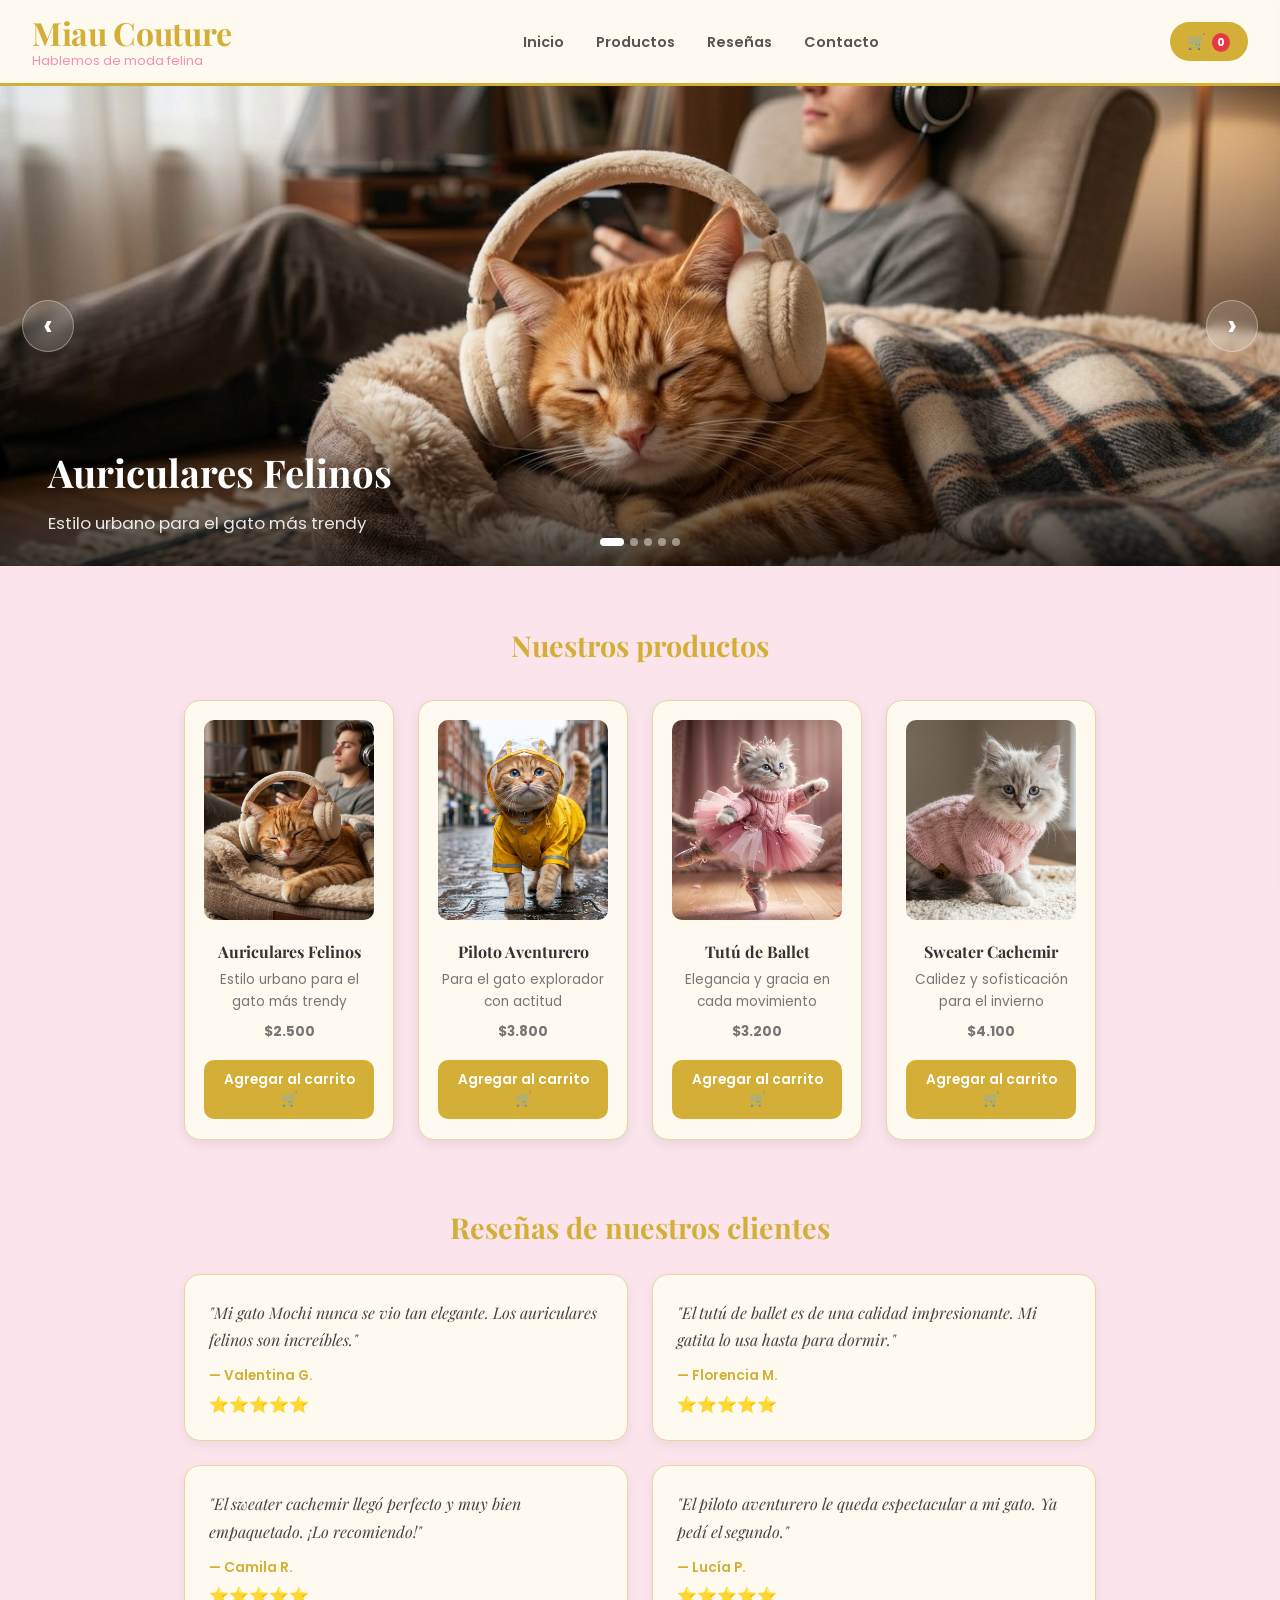
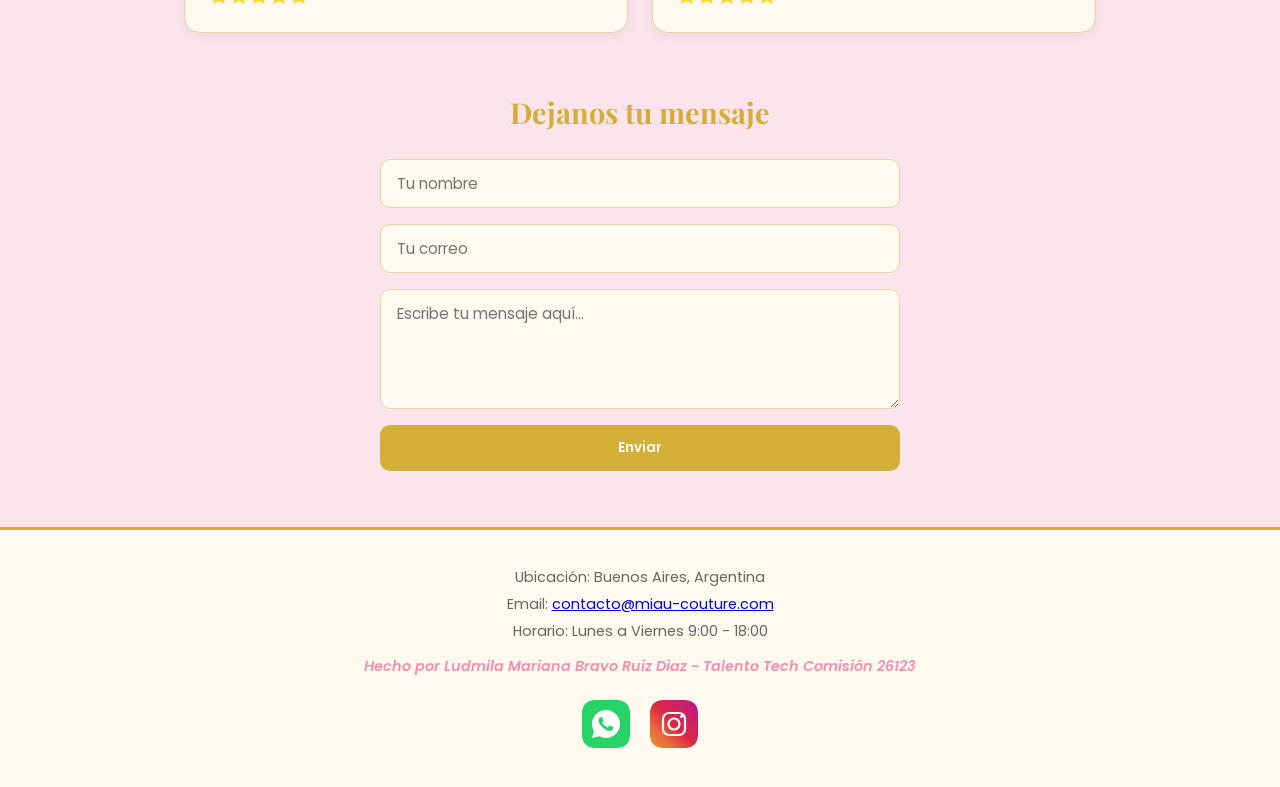
<file: index.html>
<!doctype html>
<html lang="es">
  <head>
    <meta charset="UTF-8" />
    <meta name="viewport" content="width=device-width, initial-scale=1.0" />

    <!-- SEO básico -->
    <meta name="description" content="Miau Couture: la tienda de moda felina más exclusiva de Buenos Aires. Ropa y accesorios de alta calidad para gatos." />
    <meta name="keywords" content="moda felina, ropa para gatos, accesorios para gatos, Miau Couture, tienda online gatos" />
    <meta name="author" content="Ludmila Mariana Bravo Ruiz Diaz" />
    <meta name="robots" content="index, follow" />

    <!-- Open Graph (redes sociales) -->
    <meta property="og:title" content="Miau Couture — Moda Felina" />
    <meta property="og:description" content="La tienda de moda felina más exclusiva de Buenos Aires." />
    <meta property="og:type" content="website" />
    <meta property="og:url" content="https://lulami.github.io/GATITOS/" />

    <title>Miau Couture — Moda Felina</title>
    <link href="https://fonts.googleapis.com/css2?family=Playfair+Display:wght@400;700&family=Poppins:wght@400;600&display=swap" rel="stylesheet" />
    <link rel="stylesheet" href="./css/styles.css" />
  </head>
  <body>

    <!-- Skip link para accesibilidad de teclado -->
    <a href="#productos" class="skip-link">Saltar al contenido principal</a>

    <!-- Header -->
    <header role="banner">
      <div class="div-logo">
        <a class="logo" href="./index.html" aria-label="Inicio — Miau Couture">Miau Couture</a>
        <span class="subtitulo">Hablemos de moda felina</span>
      </div>
      <nav class="header-nav" aria-label="Navegación principal">
        <ul>
          <li><a href="./index.html">Inicio</a></li>
          <li><a href="./index.html#productos">Productos</a></li>
          <li><a href="./index.html#resenas">Reseñas</a></li>
          <li><a href="./paginas/contacto.html">Contacto</a></li>
        </ul>
      </nav>
      <button id="btn-abrir-carrito" class="btn-carrito" aria-label="Abrir carrito de compras">
        🛒 <span id="carrito-contador" aria-live="polite" aria-label="Cantidad de productos en el carrito">0</span>
      </button>
    </header>

    <main id="contenido-principal">

      <!-- Carrusel -->
      <section class="carousel" aria-label="Galería de productos destacados" aria-roledescription="carrusel">
        <div class="carousel-track" aria-live="polite">

          <div class="carousel-slide" role="group" aria-label="Slide 1 de 5">
            <img src="./imagen/gato1-auriculares.png" alt="Gato usando auriculares felinos de peluche color crema" />
            <div class="carousel-caption">
              <h2>Auriculares Felinos</h2>
              <p>Estilo urbano para el gato más trendy</p>
            </div>
          </div>

          <div class="carousel-slide" role="group" aria-label="Slide 2 de 5">
            <img src="./imagen/gato2-piloto.png" alt="Gato con piloto de aviador aventurero" />
            <div class="carousel-caption">
              <h2>Piloto Aventurero</h2>
              <p>Para el gato explorador con actitud</p>
            </div>
          </div>

          <div class="carousel-slide" role="group" aria-label="Slide 3 de 5">
            <img src="./imagen/gato3-tutu.png" alt="Gato elegante con tutú de ballet rosa" />
            <div class="carousel-caption">
              <h2>Tutú de Ballet</h2>
              <p>Elegancia y gracia en cada movimiento</p>
            </div>
          </div>

          <div class="carousel-slide" role="group" aria-label="Slide 4 de 5">
            <img src="./imagen/gato4-sweater.png" alt="Gato abrigado con sweater de cachemir" />
            <div class="carousel-caption">
              <h2>Sweater Cachemir</h2>
              <p>Calidez y sofisticación para el invierno</p>
            </div>
          </div>

          <div class="carousel-slide carousel-slide--video" role="group" aria-label="Slide 5 de 5 — Video">
            <div class="video-slide-bg">
              <iframe
                id="carousel-yt"
                src="https://www.youtube.com/embed/VIDEO_ID?enablejsapi=1&rel=0&modestbranding=1"
                title="Video de inspiración Miau Couture"
                allow="accelerometer; autoplay; clipboard-write; encrypted-media; gyroscope; picture-in-picture"
                allowfullscreen
              ></iframe>
            </div>
          </div>

        </div>

        <button class="carousel-btn prev" aria-label="Slide anterior">&#8249;</button>
        <button class="carousel-btn next" aria-label="Slide siguiente">&#8250;</button>

        <div class="carousel-dots" role="tablist" aria-label="Indicadores del carrusel">
          <button class="dot active" role="tab" aria-selected="true" aria-label="Slide 1"></button>
          <button class="dot" role="tab" aria-selected="false" aria-label="Slide 2"></button>
          <button class="dot" role="tab" aria-selected="false" aria-label="Slide 3"></button>
          <button class="dot" role="tab" aria-selected="false" aria-label="Slide 4"></button>
          <button class="dot" role="tab" aria-selected="false" aria-label="Video"></button>
        </div>
      </section>

      <!-- Productos -->
      <section class="productos" id="productos" aria-labelledby="titulo-productos">
        <h2 id="titulo-productos">Nuestros productos</h2>
        <div class="contenedor-tarjetas" role="list">
          <p class="cargando">Cargando productos...</p>
        </div>
      </section>

      <!-- Reseñas -->
      <section class="resenas" id="resenas" aria-labelledby="titulo-resenas">
        <h2 id="titulo-resenas">Reseñas de nuestros clientes</h2>
        <div class="contenedor-resenas">
          <article class="resena-card">
            <p class="resena-texto">"Mi gato Mochi nunca se vio tan elegante. Los auriculares felinos son increíbles."</p>
            <p class="resena-autor">— Valentina G.</p>
            <p class="resena-estrellas" aria-label="5 estrellas">⭐⭐⭐⭐⭐</p>
          </article>
          <article class="resena-card">
            <p class="resena-texto">"El tutú de ballet es de una calidad impresionante. Mi gatita lo usa hasta para dormir."</p>
            <p class="resena-autor">— Florencia M.</p>
            <p class="resena-estrellas" aria-label="5 estrellas">⭐⭐⭐⭐⭐</p>
          </article>
          <article class="resena-card">
            <p class="resena-texto">"El sweater cachemir llegó perfecto y muy bien empaquetado. ¡Lo recomiendo!"</p>
            <p class="resena-autor">— Camila R.</p>
            <p class="resena-estrellas" aria-label="5 estrellas">⭐⭐⭐⭐⭐</p>
          </article>
          <article class="resena-card">
            <p class="resena-texto">"El piloto aventurero le queda espectacular a mi gato. Ya pedí el segundo."</p>
            <p class="resena-autor">— Lucía P.</p>
            <p class="resena-estrellas" aria-label="5 estrellas">⭐⭐⭐⭐⭐</p>
          </article>
        </div>
      </section>

      <!-- Contacto -->
      <section class="contacto" id="contacto" aria-labelledby="titulo-contacto">
        <h2 id="titulo-contacto">Dejanos tu mensaje</h2>
        <form action="https://formspree.io/f/xpwzgkvd" method="POST" novalidate>
          <input type="text" name="nombre" placeholder="Tu nombre" aria-label="Tu nombre" required />
          <input type="email" name="email" placeholder="Tu correo" aria-label="Tu correo electrónico" required />
          <textarea name="mensaje" placeholder="Escribe tu mensaje aquí..." aria-label="Tu mensaje" required></textarea>
          <button type="submit">Enviar</button>
        </form>
      </section>

    </main>

    <!-- Panel carrito -->
    <aside id="panel-carrito" class="panel-carrito" aria-label="Carrito de compras" aria-hidden="true">
      <div class="panel-carrito-header">
        <h2>Tu carrito</h2>
        <button id="btn-cerrar-carrito" aria-label="Cerrar carrito">✕</button>
      </div>
      <div id="lista-carrito" class="lista-carrito" role="list"></div>
      <div class="panel-carrito-footer">
        <p>Total: <span id="carrito-total">$0</span></p>
        <button id="btn-vaciar-carrito" class="btn-secundario">Vaciar carrito</button>
        <button id="btn-finalizar-compra">Finalizar compra</button>
      </div>
    </aside>

    <!-- Footer -->
    <footer role="contentinfo">
      <p>Ubicación: Buenos Aires, Argentina</p>
      <p>Email: <a href="mailto:contacto@miau-couture.com">contacto@miau-couture.com</a></p>
      <p>Horario: Lunes a Viernes 9:00 - 18:00</p>
      <p class="firma">Hecho por Ludmila Mariana Bravo Ruiz Diaz - Talento Tech Comisión 26123</p>
      <nav class="footer-social" aria-label="Redes sociales">
        <a href="https://wa.me/5491112345678" target="_blank" rel="noopener noreferrer" aria-label="Contactar por WhatsApp" class="social-icon-link">
          <svg class="social-icon" viewBox="0 0 48 48" xmlns="http://www.w3.org/2000/svg" role="img" aria-hidden="true">
            <rect width="48" height="48" rx="12" fill="#25D366"/>
            <path fill="#fff" d="M24 10C16.27 10 10 16.27 10 24c0 2.52.7 4.88 1.9 6.9L10 38l7.35-1.87A13.93 13.93 0 0024 38c7.73 0 14-6.27 14-14S31.73 10 24 10zm7.1 19.1c-.3.84-1.76 1.6-2.44 1.7-.63.1-1.42.14-2.3-.14-.53-.17-1.21-.4-2.08-.78-3.66-1.58-6.05-5.27-6.23-5.52-.18-.25-1.47-1.96-1.47-3.74s.93-2.65 1.27-3.02c.33-.37.72-.46.96-.46.24 0 .48.002.69.01.22.01.52-.08.81.62.3.72 1.02 2.5 1.11 2.68.09.18.15.4.03.64-.12.24-.18.39-.36.6-.18.21-.38.47-.54.63-.18.18-.37.38-.16.74.21.36.93 1.54 2 2.5 1.38 1.22 2.54 1.6 2.9 1.78.36.18.57.15.78-.09.21-.24.9-1.05 1.14-1.41.24-.36.48-.3.81-.18.33.12 2.1 1 2.46 1.18.36.18.6.27.69.42.09.15.09.87-.21 1.71z"/>
          </svg>
        </a>
        <a href="https://instagram.com/miau.couture" target="_blank" rel="noopener noreferrer" aria-label="Seguinos en Instagram" class="social-icon-link">
          <svg class="social-icon" viewBox="0 0 48 48" xmlns="http://www.w3.org/2000/svg" role="img" aria-hidden="true">
            <defs>
              <linearGradient id="ig-grad" x1="0%" y1="100%" x2="100%" y2="0%">
                <stop offset="0%" style="stop-color:#f09433"/>
                <stop offset="25%" style="stop-color:#e6683c"/>
                <stop offset="50%" style="stop-color:#dc2743"/>
                <stop offset="75%" style="stop-color:#cc2366"/>
                <stop offset="100%" style="stop-color:#bc1888"/>
              </linearGradient>
            </defs>
            <rect width="48" height="48" rx="12" fill="url(#ig-grad)"/>
            <rect x="13" y="13" width="22" height="22" rx="6" fill="none" stroke="#fff" stroke-width="2.2"/>
            <circle cx="24" cy="24" r="5.5" fill="none" stroke="#fff" stroke-width="2.2"/>
            <circle cx="31.5" cy="16.5" r="1.5" fill="#fff"/>
          </svg>
        </a>
      </nav>
    </footer>

    <script src="./js/script.js"></script>
  </body>
</html>
</file>
<file: css/styles.css>
/* /css/styles.css — Miau Couture */

*, *::before, *::after { box-sizing: border-box; }

html { scroll-behavior: smooth; }

body {
  font-family: "Playfair Display", serif;
  background-color: #fce4ec;
  color: #333;
  margin: 0;
  padding: 0;
  line-height: 1.6;
  overflow-x: hidden;
}

/* ===== Skip link accesibilidad ===== */
.skip-link {
  position: absolute;
  top: -100px;
  left: 1rem;
  background: #d4af37;
  color: #fff;
  padding: 0.5rem 1rem;
  border-radius: 0 0 8px 8px;
  font-family: "Poppins", sans-serif;
  font-weight: 600;
  font-size: 0.9rem;
  text-decoration: none;
  z-index: 9999;
  transition: top 0.2s;
}
.skip-link:focus { top: 0; }

/* Focus visible para navegación con teclado */
a:focus-visible,
button:focus-visible,
input:focus-visible,
textarea:focus-visible,
select:focus-visible {
  outline: 3px solid #d4af37;
  outline-offset: 2px;
  border-radius: 4px;
}

/* ===== Header ===== */
header {
  background-color: #fffaf0;
  border-bottom: 3px solid #d4af37;
  padding: 0.9rem 2rem;
  display: flex;
  align-items: center;
  justify-content: space-between;
  gap: 1rem;
  position: sticky;
  top: 0;
  z-index: 100;
}

.div-logo {
  display: flex;
  flex-direction: column;
  line-height: 1.2;
}

.logo {
  font-family: "Playfair Display", serif;
  font-size: 2rem;
  font-weight: 700;
  color: #d4af37;
  text-decoration: none;
  letter-spacing: -0.01em;
}

.logo:hover { color: #b8860b; }

.subtitulo {
  font-family: "Poppins", sans-serif;
  font-size: 0.8rem;
  color: #f48fb1;
  font-weight: 400;
}

.header-nav ul {
  list-style: none;
  display: flex;
  align-items: center;
  gap: 2rem;
  margin: 0;
  padding: 0;
}

.header-nav ul li a {
  text-decoration: none;
  color: #555;
  font-family: "Poppins", sans-serif;
  font-size: 0.9rem;
  font-weight: 600;
  transition: color 0.2s;
}

.header-nav ul li a:hover { color: #d4af37; }

.btn-carrito {
  background: #d4af37;
  color: #fff;
  border: none;
  border-radius: 24px;
  padding: 0.5rem 1.1rem;
  font-family: "Poppins", sans-serif;
  font-size: 0.95rem;
  font-weight: 600;
  cursor: pointer;
  transition: background 0.2s;
}

.btn-carrito:hover { background: #b8860b; }

#carrito-contador {
  display: inline-block;
  background: #e63946;
  color: #fff;
  border-radius: 50%;
  font-size: 0.7rem;
  padding: 1px 5px;
  margin-left: 2px;
  font-weight: 700;
  vertical-align: middle;
}

/* ===== Carrusel ===== */
.carousel {
  position: relative;
  width: 100vw;
  left: 50%;
  transform: translateX(-50%);
  overflow: hidden;
  background: #111;
}

.carousel-track {
  display: flex;
  width: 100%;
  transition: transform 0.5s cubic-bezier(0.4, 0, 0.2, 1);
}

.carousel-slide {
  min-width: 100%;
  width: 100%;
  position: relative;
  flex-shrink: 0;
  overflow: hidden;
}

.carousel-slide img {
  width: 100%;
  height: 480px;
  object-fit: cover;
  object-position: center;
  display: block;
}

.carousel-caption {
  position: absolute;
  bottom: 0;
  left: 0;
  right: 0;
  padding: 3rem 3rem 1.8rem;
  background: linear-gradient(to top, rgba(0,0,0,0.72) 0%, rgba(0,0,0,0.2) 70%, transparent 100%);
}

.carousel-caption h2 {
  font-family: "Playfair Display", serif;
  font-size: 2.4rem;
  font-weight: 700;
  color: #fff;
  margin: 0 0 0.4rem;
  text-shadow: 0 2px 8px rgba(0,0,0,0.4);
}

.carousel-caption p {
  font-family: "Poppins", sans-serif;
  font-size: 1.05rem;
  margin: 0;
  color: rgba(255,255,255,0.88);
}

.carousel-slide--video .video-slide-bg {
  width: 100%;
  height: 480px;
  background: #0a0a0a;
  display: flex;
  align-items: center;
  justify-content: center;
}

.carousel-slide--video iframe {
  width: 100%;
  height: 100%;
  border: none;
}

.carousel-btn {
  position: absolute;
  top: 50%;
  transform: translateY(-50%);
  background: rgba(255,255,255,0.15);
  backdrop-filter: blur(6px);
  -webkit-backdrop-filter: blur(6px);
  color: #fff;
  border: 1.5px solid rgba(255,255,255,0.35);
  border-radius: 50%;
  width: 52px;
  height: 52px;
  font-size: 2rem;
  cursor: pointer;
  display: flex;
  align-items: center;
  justify-content: center;
  z-index: 10;
  transition: background 0.2s, transform 0.2s;
  padding: 0 0 2px;
}

.carousel-btn:hover {
  background: rgba(255,255,255,0.3);
  transform: translateY(-50%) scale(1.1);
}

.carousel-btn.prev { left: 1.4rem; }
.carousel-btn.next { right: 1.4rem; }

.carousel-dots {
  position: absolute;
  bottom: 1.2rem;
  left: 50%;
  transform: translateX(-50%);
  display: flex;
  gap: 6px;
  align-items: center;
}

.dot {
  width: 8px;
  height: 8px;
  border-radius: 50%;
  background: rgba(255,255,255,0.45);
  cursor: pointer;
  border: none;
  padding: 0;
  transition: background 0.25s, width 0.25s, border-radius 0.25s;
}

.dot.active {
  background: #fff;
  width: 24px;
  border-radius: 4px;
}

/* ===== Secciones ===== */
.productos, .video, .contacto {
  text-align: center;
  margin: 3.5rem auto;
  max-width: 960px;
  padding: 0 1.5rem;
}

h2 { color: #d4af37; font-size: 1.8rem; font-weight: 700; margin-bottom: 1.5rem; }
h3 { color: #f48fb1; font-size: 1.3rem; margin-bottom: 1rem; }

/* ===== Cards — Flexbox (requisito) ===== */
.contenedor-tarjetas {
  display: flex;
  flex-wrap: wrap;
  justify-content: center;
  gap: 1.5rem;
  padding: 0.5rem 0;
}

.card {
  flex: 1 1 200px;
  max-width: 240px;
}

/* ===== Reseñas — Grid (requisito) ===== */
.resenas {
  text-align: center;
  margin: 3.5rem auto;
  max-width: 960px;
  padding: 0 1.5rem;
}

.contenedor-resenas {
  display: grid;
  grid-template-columns: repeat(2, 1fr);
  gap: 1.5rem;
  margin-top: 1rem;
}

.resena-card {
  background: #fffaf0;
  border: 1.5px solid #e8d5a3;
  border-radius: 16px;
  padding: 1.5rem;
  text-align: left;
  box-shadow: 0 4px 12px rgba(0,0,0,0.06);
}

.resena-texto {
  font-family: "Playfair Display", serif;
  font-size: 1rem;
  color: #444;
  margin: 0 0 0.75rem;
  font-style: italic;
  line-height: 1.7;
}

.resena-autor {
  font-family: "Poppins", sans-serif;
  font-size: 0.85rem;
  font-weight: 600;
  color: #d4af37;
  margin: 0 0 0.25rem;
}

.resena-estrellas {
  font-size: 1rem;
  margin: 0;
}

@media (max-width: 600px) {
  .contenedor-resenas { grid-template-columns: 1fr; }
}

/* ===== Cards base ===== */
.card {
  background: #fffaf0;
  border: 1.5px solid #e8d5a3;
  border-radius: 16px;
  padding: 1.2rem;
  box-shadow: 0 4px 12px rgba(0,0,0,0.08);
  transition: transform 0.25s, box-shadow 0.25s;
  text-align: center;
  display: flex;
  flex-direction: column;
}

.card:hover {
  transform: translateY(-6px);
  box-shadow: 0 8px 20px rgba(0,0,0,0.13);
}

.card img {
  width: 100%;
  height: 200px;
  object-fit: cover;
  border-radius: 10px;
  margin-bottom: 0.8rem;
}

.card h3 { font-size: 1rem; color: #333; margin: 0.4rem 0 0.3rem; }
.card p { font-family: "Poppins", sans-serif; font-size: 0.85rem; color: #777; margin: 0 0 0.5rem; flex: 1; }

/* ===== Botones ===== */
button, .btn {
  background-color: #d4af37;
  color: #fff;
  border: none;
  padding: 0.8rem 1.4rem;
  border-radius: 10px;
  font-family: "Poppins", sans-serif;
  font-weight: 600;
  cursor: pointer;
  transition: background-color 0.2s;
}

button:hover, .btn:hover { background-color: #b8860b; }

.btn-agregar { width: 100%; margin-top: 0.6rem; padding: 0.6rem 1rem; font-size: 0.85rem; }

/* ===== Formulario ===== */
.contacto form, .form-contacto {
  display: flex;
  flex-direction: column;
  gap: 1rem;
  max-width: 520px;
  margin: 0 auto;
  text-align: left;
}

.contacto form input,
.contacto form textarea,
.form-contacto input,
.form-contacto textarea {
  width: 100%;
  padding: 0.75rem 1rem;
  border: 1.5px solid #e8d5a3;
  border-radius: 10px;
  font-family: "Poppins", sans-serif;
  font-size: 0.95rem;
  background: #fffaf0;
  outline: none;
  transition: border-color 0.2s;
}

.contacto form input:focus,
.contacto form textarea:focus,
.form-contacto input:focus,
.form-contacto textarea:focus { border-color: #d4af37; }

.contacto form textarea,
.form-contacto textarea { resize: vertical; min-height: 120px; }

.titulo-contacto { text-align: center; font-size: 2rem; color: #d4af37; margin-bottom: 1rem; }

.grupo-input { display: flex; flex-direction: column; gap: 0.4rem; }
.grupo-input label { font-family: "Poppins", sans-serif; font-size: 0.9rem; font-weight: 600; color: #555; }

/* ===== Utilidades ===== */
.text-secondary { color: #d4af37; }
.bg-secondary { background-color: #d4af37 !important; color: #fff !important; }
.text-dark { color: #333; }

/* ===== Panel carrito ===== */
.panel-carrito {
  position: fixed;
  top: 0;
  right: -380px;
  width: 360px;
  max-width: 92vw;
  height: 100%;
  background: #fff;
  box-shadow: -4px 0 20px rgba(0,0,0,0.15);
  display: flex;
  flex-direction: column;
  padding: 1.5rem;
  transition: right 0.3s ease;
  z-index: 1000;
}

.panel-carrito.abierto { right: 0; }

.panel-carrito-header {
  display: flex;
  justify-content: space-between;
  align-items: center;
  margin-bottom: 1rem;
  padding-bottom: 0.75rem;
  border-bottom: 1px solid #f0e6cc;
}

.panel-carrito-header h2 { font-size: 1.2rem; margin: 0; }
.panel-carrito-header button { background: transparent; color: #999; font-size: 1.1rem; padding: 0.25rem 0.5rem; border-radius: 6px; }
.panel-carrito-header button:hover { background: #f5f5f5; color: #333; }

.lista-carrito { flex: 1; overflow-y: auto; }

.item-carrito {
  display: flex;
  gap: 10px;
  align-items: flex-start;
  border-bottom: 1px solid #f5f5f5;
  padding: 12px 0;
}

.item-carrito img { width: 60px; height: 60px; object-fit: cover; border-radius: 8px; flex-shrink: 0; }
.item-info { flex: 1; }
.item-info h4 { font-size: 0.9rem; margin: 0 0 2px; color: #333; }
.item-info p { font-size: 0.8rem; color: #999; margin: 0; font-family: "Poppins", sans-serif; }

.item-cantidad { display: flex; align-items: center; gap: 8px; margin-top: 6px; }
.item-cantidad button { background: #f5f5f5; color: #333; width: 26px; height: 26px; border-radius: 50%; padding: 0; font-size: 1rem; display: flex; align-items: center; justify-content: center; }
.item-cantidad button:hover { background: #e8d5a3; }
.item-cantidad span { font-family: "Poppins", sans-serif; font-weight: 600; font-size: 0.9rem; }

.item-subtotal { display: flex; flex-direction: column; align-items: flex-end; gap: 4px; flex-shrink: 0; }
.item-subtotal p { font-family: "Poppins", sans-serif; font-weight: 600; font-size: 0.9rem; margin: 0; color: #d4af37; }
.item-subtotal button { background: transparent; color: #ccc; padding: 0; font-size: 1rem; }
.item-subtotal button:hover { color: #e63946; background: transparent; }

.carrito-vacio { text-align: center; color: #aaa; margin-top: 3rem; font-family: "Poppins", sans-serif; font-size: 0.9rem; }

.panel-carrito-footer { border-top: 1px solid #f0e6cc; padding-top: 1rem; margin-top: 0.5rem; }
.panel-carrito-footer > p { font-family: "Poppins", sans-serif; font-weight: 700; font-size: 1.1rem; margin: 0 0 0.75rem; }
.panel-carrito-footer button { width: 100%; margin-bottom: 0.5rem; padding: 0.75rem; }

.btn-secundario { background: #f5f5f5; color: #555; }
.btn-secundario:hover { background: #e8d5a3; color: #333; }

/* ===== Toast ===== */
#toast-mensaje {
  position: fixed;
  bottom: -70px;
  left: 50%;
  transform: translateX(-50%);
  background: #333;
  color: #fff;
  padding: 0.8rem 1.5rem;
  border-radius: 10px;
  font-family: "Poppins", sans-serif;
  font-size: 0.9rem;
  transition: bottom 0.3s ease;
  z-index: 2000;
  white-space: nowrap;
}

#toast-mensaje.visible { bottom: 1.5rem; }

.error-carga, .cargando {
  text-align: center;
  width: 100%;
  padding: 2rem;
  color: #aaa;
  font-family: "Poppins", sans-serif;
}

/* ===== Footer ===== */
footer {
  background-color: #fffaf0;
  text-align: center;
  padding: 2rem 1rem;
  border-top: 3px solid #d4af37;
  margin-top: 3rem;
}

footer p {
  font-family: "Poppins", sans-serif;
  font-size: 0.9rem;
  margin: 0.25rem 0;
  color: #666;
}

.firma {
  margin-top: 0.75rem;
  font-style: italic;
  color: #f48fb1;
  font-weight: 600;
}

.footer-social {
  display: flex;
  justify-content: center;
  gap: 1.2rem;
  margin-top: 1.4rem;
}

.social-icon-link {
  display: inline-block;
  transition: transform 0.2s, filter 0.2s;
}

.social-icon-link:hover {
  transform: translateY(-3px) scale(1.08);
  filter: drop-shadow(0 4px 8px rgba(0,0,0,0.2));
}

.social-icon {
  width: 48px;
  height: 48px;
  border-radius: 12px;
  object-fit: cover;
}

/* ===== Responsive ===== */
@media (max-width: 768px) {
  header { flex-wrap: wrap; padding: 0.8rem 1rem; }
  .header-nav ul { gap: 1rem; font-size: 0.85rem; }
  .carousel-slide img { height: 260px; }
  .carousel-slide--video .video-slide-bg { height: 260px; }
  .carousel-caption h2 { font-size: 1.3rem; }
  .carousel-caption { padding: 1.5rem 1.2rem 1rem; }
  .card { width: 44%; min-width: 150px; }
}

@media (max-width: 480px) {
  .header-nav ul { gap: 0.75rem; }
  .card { width: 90%; max-width: 280px; }
}
</file>
